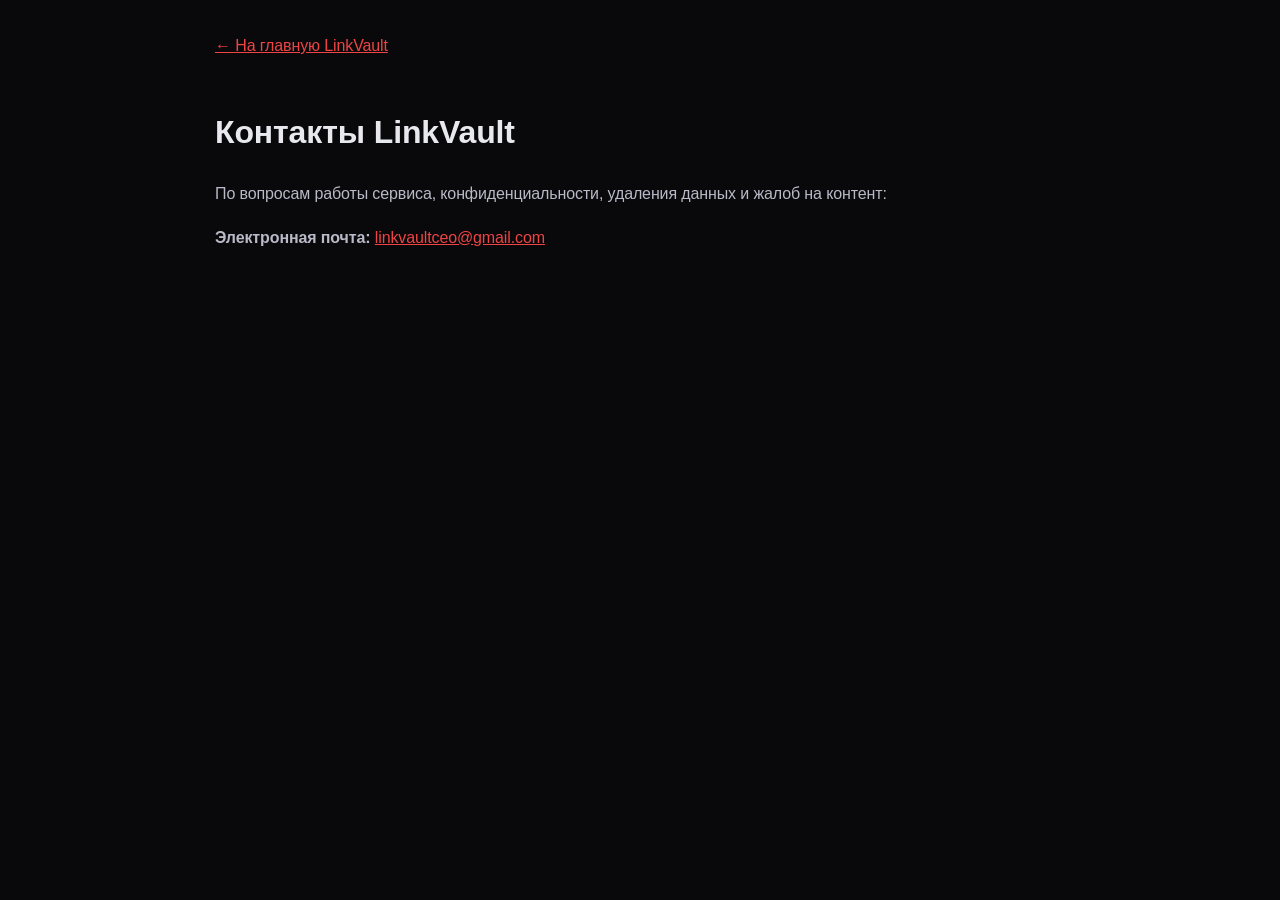
<file: contact.html>
<!doctype html><html lang="ru"><head><meta charset="utf-8"><meta name="viewport" content="width=device-width,initial-scale=1"><meta name="theme-color" content="#09090b"><title>Контакты — LinkVault</title><link rel="stylesheet" href="./style.css"><style>body{background:#09090b;color:#e8e8ef;font:16px/1.7 Inter,Arial,sans-serif;padding:32px 18px}.legal{max-width:850px;margin:auto}.legal a{color:#ef4444}.legal p{color:#b9b9c8}.back{display:inline-block;margin-bottom:24px}</style></head><body><main class="legal"><a class="back" href="./">← На главную LinkVault</a><h1>Контакты LinkVault</h1><p>По вопросам работы сервиса, конфиденциальности, удаления данных и жалоб на контент:</p><p><b>Электронная почта:</b> <a href="mailto:linkvaultceo@gmail.com">linkvaultceo@gmail.com</a></p></main></body></html>
</file>
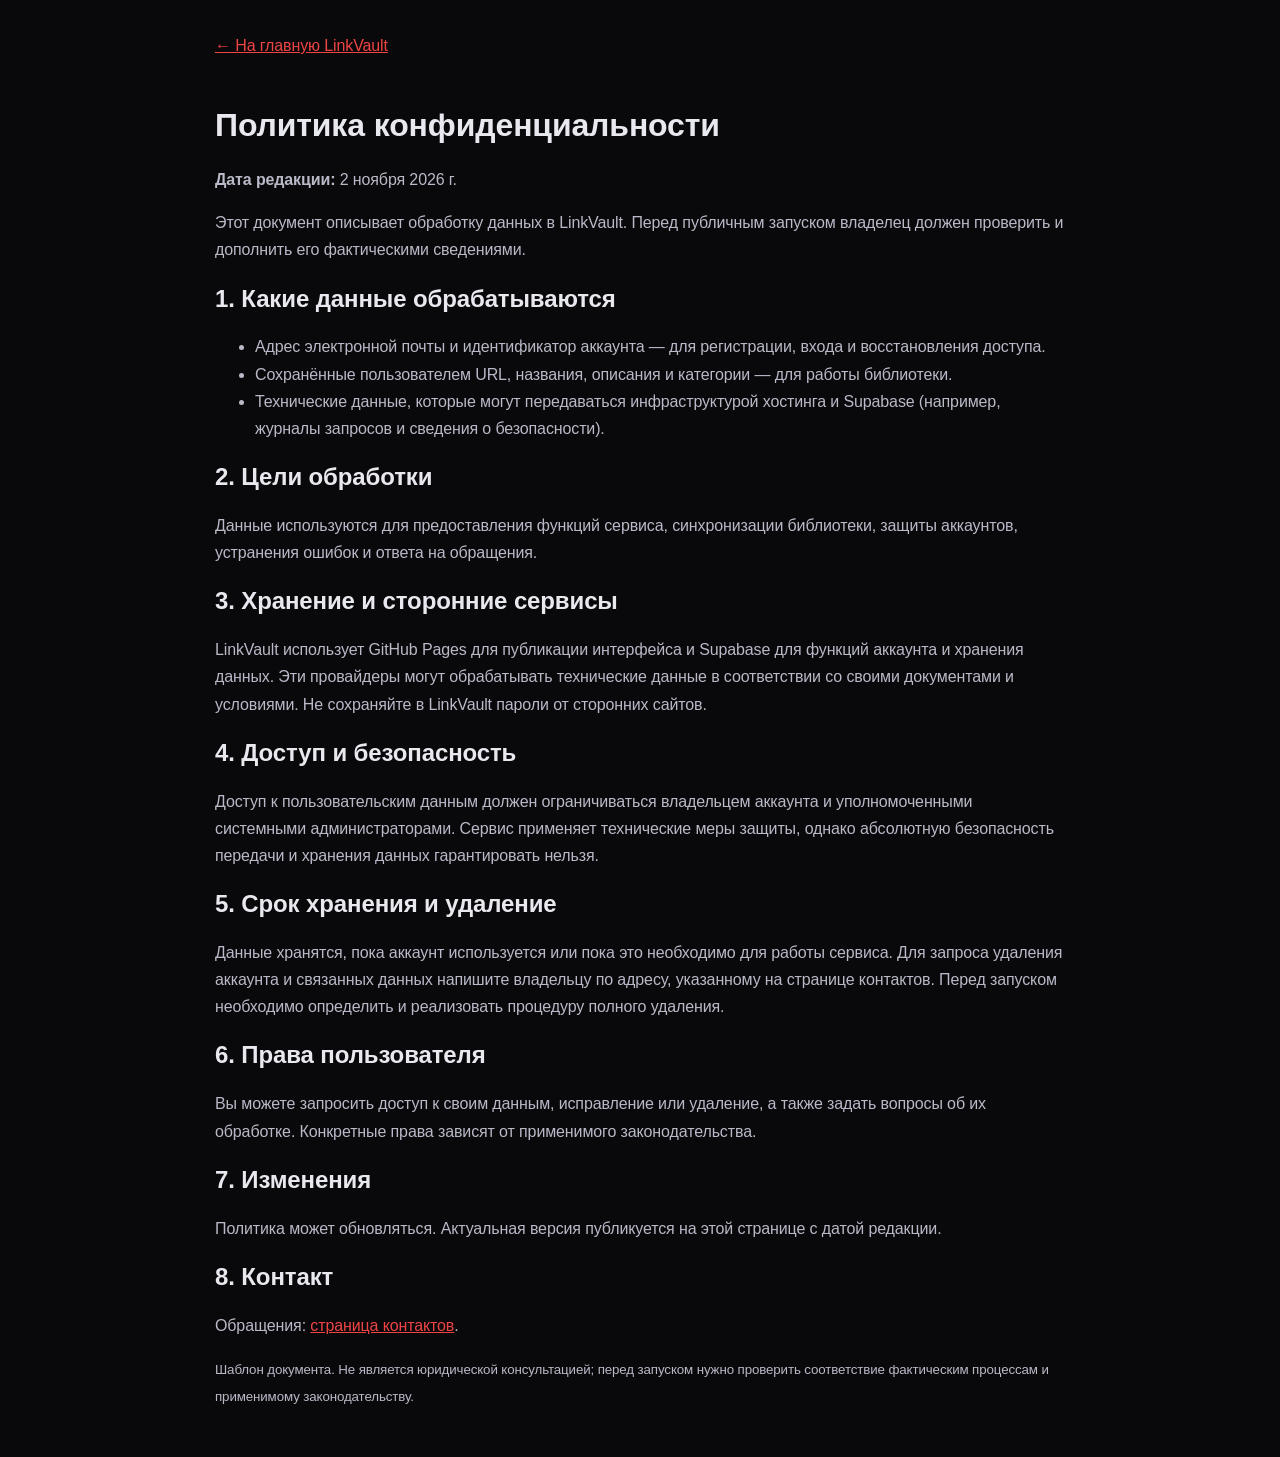
<file: privacy.html>
<!doctype html><html lang="ru"><head><meta charset="utf-8"><meta name="viewport" content="width=device-width,initial-scale=1"><meta name="theme-color" content="#09090b"><title>Политика конфиденциальности — LinkVault</title><link rel="stylesheet" href="./style.css"><style>body{background:#09090b;color:#e8e8ef;font:16px/1.7 Inter,Arial,sans-serif;padding:32px 18px}.legal{max-width:850px;margin:auto}.legal a{color:#ef4444}.legal h1,.legal h2{line-height:1.25}.legal p,.legal li{color:#b9b9c8}.back{display:inline-block;margin-bottom:24px}</style></head><body><main class="legal"><a class="back" href="./">← На главную LinkVault</a><h1>Политика конфиденциальности</h1><p><b>Дата редакции:</b> 2 ноября 2026 г.</p><p>Этот документ описывает обработку данных в LinkVault. Перед публичным запуском владелец должен проверить и дополнить его фактическими сведениями.</p><h2>1. Какие данные обрабатываются</h2><ul><li>Адрес электронной почты и идентификатор аккаунта — для регистрации, входа и восстановления доступа.</li><li>Сохранённые пользователем URL, названия, описания и категории — для работы библиотеки.</li><li>Технические данные, которые могут передаваться инфраструктурой хостинга и Supabase (например, журналы запросов и сведения о безопасности).</li></ul><h2>2. Цели обработки</h2><p>Данные используются для предоставления функций сервиса, синхронизации библиотеки, защиты аккаунтов, устранения ошибок и ответа на обращения.</p><h2>3. Хранение и сторонние сервисы</h2><p>LinkVault использует GitHub Pages для публикации интерфейса и Supabase для функций аккаунта и хранения данных. Эти провайдеры могут обрабатывать технические данные в соответствии со своими документами и условиями. Не сохраняйте в LinkVault пароли от сторонних сайтов.</p><h2>4. Доступ и безопасность</h2><p>Доступ к пользовательским данным должен ограничиваться владельцем аккаунта и уполномоченными системными администраторами. Сервис применяет технические меры защиты, однако абсолютную безопасность передачи и хранения данных гарантировать нельзя.</p><h2>5. Срок хранения и удаление</h2><p>Данные хранятся, пока аккаунт используется или пока это необходимо для работы сервиса. Для запроса удаления аккаунта и связанных данных напишите владельцу по адресу, указанному на странице контактов. Перед запуском необходимо определить и реализовать процедуру полного удаления.</p><h2>6. Права пользователя</h2><p>Вы можете запросить доступ к своим данным, исправление или удаление, а также задать вопросы об их обработке. Конкретные права зависят от применимого законодательства.</p><h2>7. Изменения</h2><p>Политика может обновляться. Актуальная версия публикуется на этой странице с датой редакции.</p><h2>8. Контакт</h2><p>Обращения: <a href="./contact.html">страница контактов</a>.</p><p><small>Шаблон документа. Не является юридической консультацией; перед запуском нужно проверить соответствие фактическим процессам и применимому законодательству.</small></p></main></body></html>
</file>
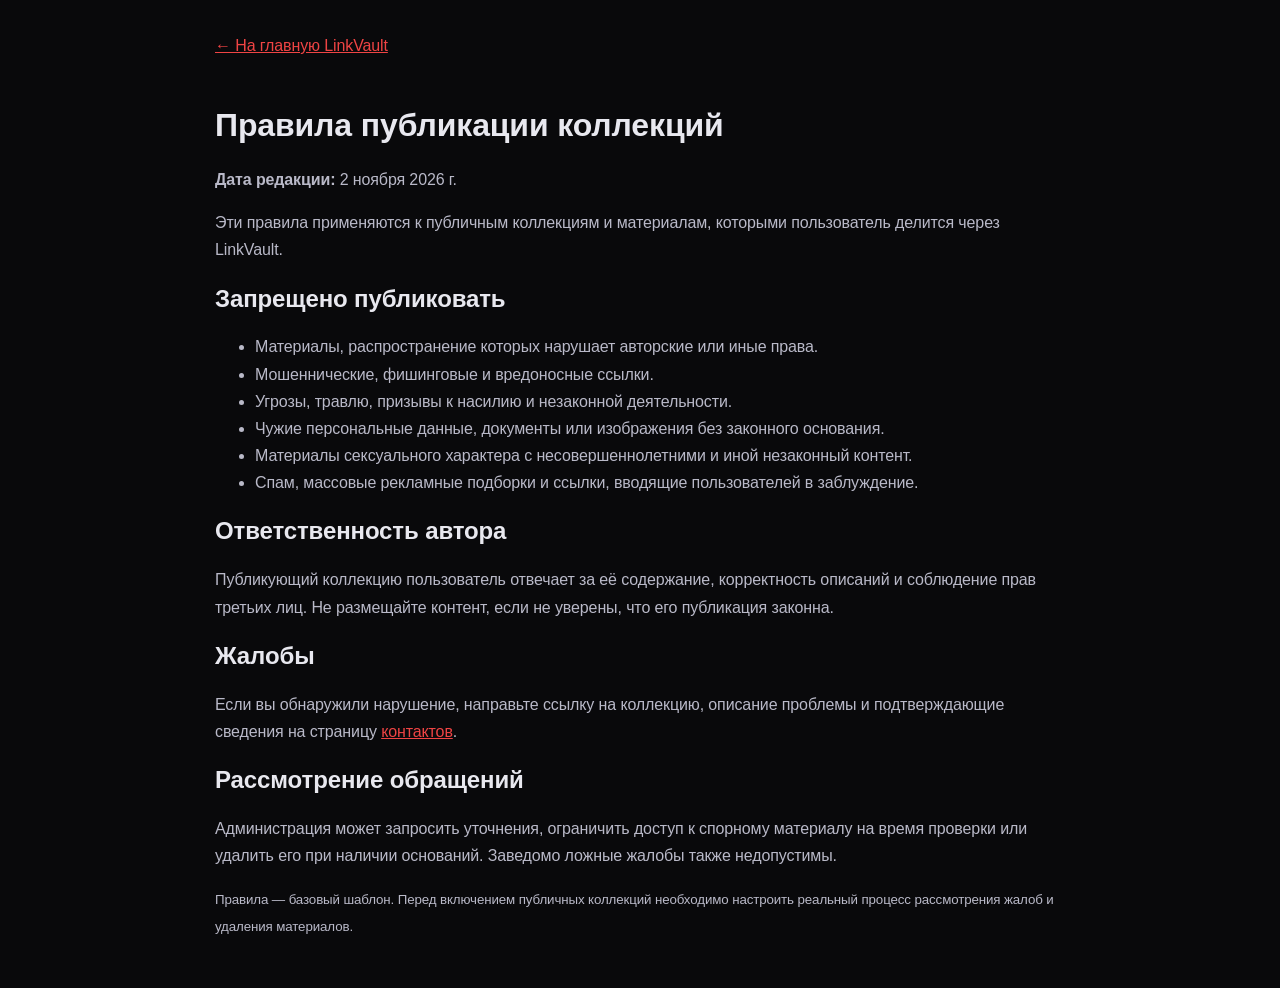
<file: rules.html>
<!doctype html><html lang="ru"><head><meta charset="utf-8"><meta name="viewport" content="width=device-width,initial-scale=1"><meta name="theme-color" content="#09090b"><title>Правила публикации — LinkVault</title><link rel="stylesheet" href="./style.css"><style>body{background:#09090b;color:#e8e8ef;font:16px/1.7 Inter,Arial,sans-serif;padding:32px 18px}.legal{max-width:850px;margin:auto}.legal a{color:#ef4444}.legal h1,.legal h2{line-height:1.25}.legal p,.legal li{color:#b9b9c8}.back{display:inline-block;margin-bottom:24px}</style></head><body><main class="legal"><a class="back" href="./">← На главную LinkVault</a><h1>Правила публикации коллекций</h1><p><b>Дата редакции:</b> 2 ноября 2026 г.</p><p>Эти правила применяются к публичным коллекциям и материалам, которыми пользователь делится через LinkVault.</p><h2>Запрещено публиковать</h2><ul><li>Материалы, распространение которых нарушает авторские или иные права.</li><li>Мошеннические, фишинговые и вредоносные ссылки.</li><li>Угрозы, травлю, призывы к насилию и незаконной деятельности.</li><li>Чужие персональные данные, документы или изображения без законного основания.</li><li>Материалы сексуального характера с несовершеннолетними и иной незаконный контент.</li><li>Спам, массовые рекламные подборки и ссылки, вводящие пользователей в заблуждение.</li></ul><h2>Ответственность автора</h2><p>Публикующий коллекцию пользователь отвечает за её содержание, корректность описаний и соблюдение прав третьих лиц. Не размещайте контент, если не уверены, что его публикация законна.</p><h2>Жалобы</h2><p>Если вы обнаружили нарушение, направьте ссылку на коллекцию, описание проблемы и подтверждающие сведения на страницу <a href="./contact.html">контактов</a>.</p><h2>Рассмотрение обращений</h2><p>Администрация может запросить уточнения, ограничить доступ к спорному материалу на время проверки или удалить его при наличии оснований. Заведомо ложные жалобы также недопустимы.</p><p><small>Правила — базовый шаблон. Перед включением публичных коллекций необходимо настроить реальный процесс рассмотрения жалоб и удаления материалов.</small></p></main></body></html>
</file>
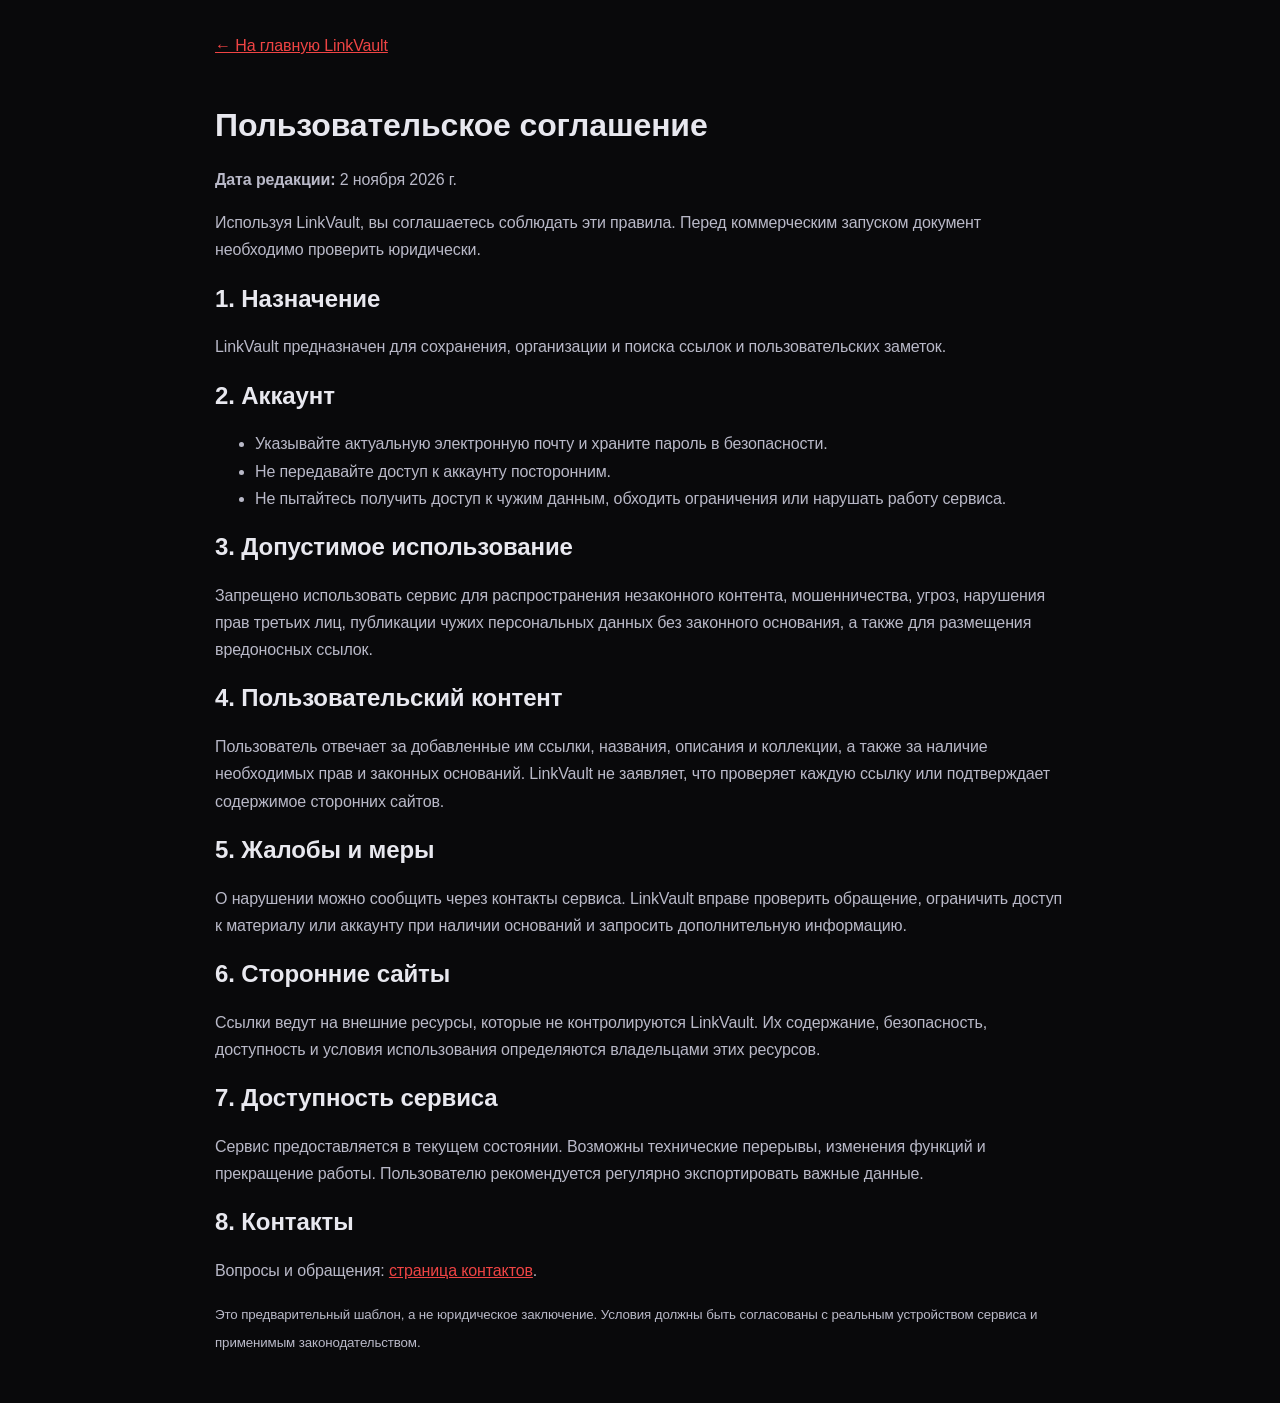
<file: terms.html>
<!doctype html><html lang="ru"><head><meta charset="utf-8"><meta name="viewport" content="width=device-width,initial-scale=1"><meta name="theme-color" content="#09090b"><title>Пользовательское соглашение — LinkVault</title><link rel="stylesheet" href="./style.css"><style>body{background:#09090b;color:#e8e8ef;font:16px/1.7 Inter,Arial,sans-serif;padding:32px 18px}.legal{max-width:850px;margin:auto}.legal a{color:#ef4444}.legal h1,.legal h2{line-height:1.25}.legal p,.legal li{color:#b9b9c8}.back{display:inline-block;margin-bottom:24px}</style></head><body><main class="legal"><a class="back" href="./">← На главную LinkVault</a><h1>Пользовательское соглашение</h1><p><b>Дата редакции:</b> 2 ноября 2026 г.</p><p>Используя LinkVault, вы соглашаетесь соблюдать эти правила. Перед коммерческим запуском документ необходимо проверить юридически.</p><h2>1. Назначение</h2><p>LinkVault предназначен для сохранения, организации и поиска ссылок и пользовательских заметок.</p><h2>2. Аккаунт</h2><ul><li>Указывайте актуальную электронную почту и храните пароль в безопасности.</li><li>Не передавайте доступ к аккаунту посторонним.</li><li>Не пытайтесь получить доступ к чужим данным, обходить ограничения или нарушать работу сервиса.</li></ul><h2>3. Допустимое использование</h2><p>Запрещено использовать сервис для распространения незаконного контента, мошенничества, угроз, нарушения прав третьих лиц, публикации чужих персональных данных без законного основания, а также для размещения вредоносных ссылок.</p><h2>4. Пользовательский контент</h2><p>Пользователь отвечает за добавленные им ссылки, названия, описания и коллекции, а также за наличие необходимых прав и законных оснований. LinkVault не заявляет, что проверяет каждую ссылку или подтверждает содержимое сторонних сайтов.</p><h2>5. Жалобы и меры</h2><p>О нарушении можно сообщить через контакты сервиса. LinkVault вправе проверить обращение, ограничить доступ к материалу или аккаунту при наличии оснований и запросить дополнительную информацию.</p><h2>6. Сторонние сайты</h2><p>Ссылки ведут на внешние ресурсы, которые не контролируются LinkVault. Их содержание, безопасность, доступность и условия использования определяются владельцами этих ресурсов.</p><h2>7. Доступность сервиса</h2><p>Сервис предоставляется в текущем состоянии. Возможны технические перерывы, изменения функций и прекращение работы. Пользователю рекомендуется регулярно экспортировать важные данные.</p><h2>8. Контакты</h2><p>Вопросы и обращения: <a href="./contact.html">страница контактов</a>.</p><p><small>Это предварительный шаблон, а не юридическое заключение. Условия должны быть согласованы с реальным устройством сервиса и применимым законодательством.</small></p></main></body></html>
</file>
<file: style.css>
:root{--bg:#09090b;--sidebar:#101014;--panel:#141419;--card:#18181f;--card-hover:#1d1d26;--border:#292932;--text:#f4f4f5;--muted:#92929e;--dim:#666672;--accent:#8b5cf6;--accent-hover:#a78bfa;--accent-soft:rgba(139,92,246,.16);--green:#34d399;--amber:#fbbf24;--blue:#60a5fa;--radius:14px}*{box-sizing:border-box}body{margin:0;background:var(--bg);color:var(--text);font-family:Inter,system-ui,sans-serif;font-size:14px;-webkit-font-smoothing:antialiased}button,input,textarea,select{font:inherit}button{cursor:pointer}.app-shell{min-height:100vh}.sidebar{position:fixed;inset:0 auto 0 0;width:250px;background:var(--sidebar);border-right:1px solid var(--border);padding:27px 17px 18px;display:flex;flex-direction:column;z-index:5}.brand{display:flex;align-items:center;gap:11px;color:var(--text);font-size:20px;font-weight:800;letter-spacing:-.8px;text-decoration:none;padding:0 9px;margin-bottom:35px}.brand-light{font-weight:500;color:#aaaab5}.brand-mark{width:31px;height:31px;display:grid;place-items:center;background:var(--accent-soft);color:#b69cff;border:1px solid rgba(139,92,246,.28);border-radius:10px}.brand-mark svg{width:19px}.add-link{border:0;border-radius:9px;background:var(--accent);color:white;font-weight:600;padding:11px 14px;display:inline-flex;align-items:center;justify-content:center;gap:9px;transition:.18s}.add-link:hover{background:var(--accent-hover);transform:translateY(-1px)}.add-link svg{width:17px;height:17px}.side-add{width:100%;justify-content:flex-start;margin-bottom:32px;box-shadow:0 5px 20px rgba(139,92,246,.13)}kbd{font-family:inherit;font-size:10px;color:#aaaab5;border:1px solid #41414c;border-radius:5px;padding:3px 6px;background:rgba(255,255,255,.035)}.side-add kbd{margin-left:auto;color:#e5dafa;border-color:rgba(255,255,255,.2)}.nav-group{margin-bottom:27px}.nav-label{font-size:10px;font-weight:700;letter-spacing:1.15px;color:#686875;margin:0 0 10px 10px}.nav-label-row{display:flex;align-items:center;justify-content:space-between}.nav-label-row .nav-label{margin-bottom:10px}.nav-item{width:100%;height:39px;padding:0 10px;display:flex;align-items:center;gap:12px;border:0;border-radius:8px;background:transparent;color:#a6a6b1;text-align:left;font-size:13px;font-weight:500;transition:.15s}.nav-item svg{width:17px;height:17px;color:#777784}.nav-item:hover{background:#1a1a21;color:var(--text)}.nav-item.active{background:var(--accent-soft);color:#c4adff}.nav-item.active svg{color:#b69cff}.nav-count{margin-left:auto;color:#777784;font-size:11px}.nav-item.active .nav-count{color:#c4adff}.category-nav-item{height:34px}.category-dot{width:7px;height:7px;border-radius:50%;background:#7771a6;margin-left:5px}.category-nav-item.active .category-dot{background:#b69cff}.icon-button{width:34px;height:34px;border:1px solid transparent;background:transparent;color:#9696a2;border-radius:8px;display:grid;place-items:center}.icon-button:hover{background:#24242d;color:var(--text);border-color:var(--border)}.icon-button svg{width:17px}.icon-button.tiny{width:25px;height:25px;margin-top:-6px}.icon-button.tiny svg{width:14px}.sidebar-bottom{margin-top:auto}.storage-card{display:flex;gap:10px;padding:12px 10px;border:1px solid var(--border);border-radius:10px;background:rgba(255,255,255,.018);margin-bottom:13px}.storage-icon{width:29px;height:29px;flex:none;border-radius:8px;background:rgba(52,211,153,.1);color:var(--green);display:grid;place-items:center}.storage-icon svg{width:15px}.storage-card strong{font-size:11px;font-weight:600}.storage-card p{font-size:10px;line-height:1.5;color:var(--muted);margin:4px 0 0}.sidebar-bottom>.nav-item{height:34px;font-size:11px}.sidebar-bottom>.nav-item svg{width:15px}.main{margin-left:250px;min-height:100vh}.topbar{height:68px;border-bottom:1px solid var(--border);display:flex;align-items:center;justify-content:space-between;padding:0 48px;background:rgba(9,9,11,.82);position:sticky;top:0;z-index:4;backdrop-filter:blur(16px)}.breadcrumb{display:flex;align-items:center;gap:10px;color:#777783;font-size:12px}.breadcrumb svg{width:13px}.breadcrumb strong{font-weight:600;color:#d5d5dc}.top-actions{display:flex;align-items:center;gap:17px}.local-indicator{display:flex;align-items:center;gap:7px;font-size:11px;color:#8c8c98}.local-indicator span{width:6px;height:6px;border-radius:50%;background:var(--green);box-shadow:0 0 9px rgba(52,211,153,.5)}.avatar{width:30px;height:30px;border-radius:9px;background:#24202f;border:1px solid #41345e;color:#c4adff;font-weight:700;font-size:10px}.content{max-width:1320px;margin:0 auto;padding:43px 48px 22px}.welcome-row{display:flex;justify-content:space-between;align-items:flex-end;margin-bottom:30px}.eyebrow{font-size:10px;letter-spacing:1.25px;font-weight:700;color:#8d7ab8;margin:0 0 11px}.welcome-row h1{font-size:33px;letter-spacing:-1.4px;margin:0;font-weight:700}.title-dot{color:var(--accent)}.subtitle{margin:8px 0 0;color:var(--muted);font-size:13px}.primary-add{padding:11px 15px;font-size:12px}.stats-grid{display:grid;grid-template-columns:repeat(3,minmax(0,1fr));gap:14px;margin-bottom:31px}.stat-card{border:1px solid var(--border);background:linear-gradient(135deg,#15151b,#111115);border-radius:12px;padding:16px 18px;min-height:112px}.stat-top{display:flex;align-items:center;justify-content:space-between;color:#a4a4af;font-size:11px}.stat-icon{width:29px;height:29px;display:grid;place-items:center;border-radius:8px}.stat-icon svg{width:15px}.stat-icon.purple{background:var(--accent-soft);color:#b69cff}.stat-icon.amber{background:rgba(251,191,36,.1);color:var(--amber)}.stat-icon.blue{background:rgba(96,165,250,.1);color:var(--blue)}.stat-card>strong{display:block;font-size:25px;letter-spacing:-1px;margin-top:7px}.stat-card>small{font-size:10px;color:#71717e}.toolbar{display:flex;gap:12px;align-items:center;justify-content:space-between;margin-bottom:28px}.search-box{height:42px;display:flex;align-items:center;gap:10px;padding:0 12px;border:1px solid var(--border);border-radius:9px;background:#111115;flex:1;max-width:570px;color:#777783}.search-box:focus-within{border-color:#7252bd;box-shadow:0 0 0 3px rgba(139,92,246,.09)}.search-box svg{width:16px;flex:none}.search-box input{background:transparent;border:0;outline:0;color:var(--text);width:100%;font-size:12px}.search-box input::placeholder{color:#656571}.search-box kbd{flex:none}.toolbar-actions{display:flex;align-items:center;gap:9px}.select-control{height:39px;padding:0 30px 0 11px;border:1px solid var(--border);border-radius:8px;background:#111115;color:#b5b5c0;font-size:11px;outline:none}.view-toggle{display:flex;padding:3px;border:1px solid var(--border);border-radius:8px;background:#111115}.view-btn{width:29px;height:28px;border:0;border-radius:5px;background:transparent;color:#73737f;display:grid;place-items:center}.view-btn svg{width:15px}.view-btn.active{background:#292332;color:#c4adff}.section-heading{display:flex;justify-content:space-between;align-items:center;margin-bottom:14px}.section-heading>div{display:flex;align-items:baseline;gap:10px}.section-heading h2{font-size:14px;font-weight:600;margin:0;letter-spacing:-.2px}.section-heading span{font-size:10px;color:#777783}.text-button{border:0;background:transparent;color:#b69cff;font-size:11px}.links-grid{display:grid;grid-template-columns:repeat(3,minmax(0,1fr));gap:13px}.link-card{position:relative;min-width:0;border:1px solid var(--border);border-radius:12px;background:var(--card);padding:15px;transition:background .18s,border-color .18s,transform .18s;animation:fadeUp .25s ease both}.link-card:hover{background:var(--card-hover);border-color:#41404e;transform:translateY(-2px)}@keyframes fadeUp{from{opacity:0;transform:translateY(5px)}to{opacity:1;transform:translateY(0)}}.card-top{display:flex;align-items:center;gap:10px;margin-bottom:13px}.site-icon{width:34px;height:34px;flex:none;border-radius:9px;background:#24232e;border:1px solid #353341;display:grid;place-items:center;color:#b69cff;font-weight:700;font-size:12px;overflow:hidden}.site-icon img{width:18px;height:18px;object-fit:contain}.card-title-wrap{min-width:0;flex:1}.card-title{font-size:12px;font-weight:600;white-space:nowrap;overflow:hidden;text-overflow:ellipsis;margin:0 0 4px}.card-domain{font-size:10px;color:#777783;white-space:nowrap;overflow:hidden;text-overflow:ellipsis}.card-menu{display:flex;gap:2px}.card-icon-btn{width:27px;height:27px;border:0;border-radius:6px;background:transparent;color:#777783;display:grid;place-items:center}.card-icon-btn:hover{background:#30303a;color:var(--text)}.card-icon-btn svg{width:14px}.card-icon-btn.favorite.active{color:var(--amber)}.card-description{height:34px;overflow:hidden;color:#9999a5;font-size:10px;line-height:1.65;margin:0 0 15px;display:-webkit-box;-webkit-line-clamp:2;-webkit-box-orient:vertical}.card-bottom{display:flex;align-items:center;justify-content:space-between;padding-top:11px;border-top:1px solid rgba(255,255,255,.055)}.category-pill{font-size:9px;color:#b7a4ed;background:rgba(139,92,246,.1);padding:5px 8px;border-radius:5px;white-space:nowrap}.card-date{font-size:9px;color:#696975}.card-open{color:#9b84d5;display:flex;align-items:center;gap:5px;text-decoration:none;font-size:10px;font-weight:600}.card-open svg{width:12px}.links-grid.list-layout{grid-template-columns:1fr;gap:8px}.list-layout .link-card{display:flex;align-items:center;padding:11px 14px;gap:14px}.list-layout .card-top{margin:0;flex:1;min-width:180px}.list-layout .card-description{height:auto;flex:1;margin:0;max-width:260px;white-space:nowrap}.list-layout .card-bottom{border:0;padding:0;gap:12px}.empty-state{padding:70px 20px;text-align:center;border:1px dashed #34343e;border-radius:13px;background:rgba(255,255,255,.012)}.empty-icon{width:54px;height:54px;margin:0 auto 16px;display:grid;place-items:center;border-radius:16px;background:var(--accent-soft);color:#b69cff}.empty-icon svg{width:24px}.empty-state h3{font-size:16px;margin:0 0 8px}.empty-state p{font-size:12px;color:var(--muted);margin:0 auto 19px;max-width:350px;line-height:1.6}.empty-state .add-link{font-size:11px}.footer{display:flex;justify-content:space-between;margin-top:55px;padding-top:17px;border-top:1px solid #202027;color:#62626e;font-size:9px;letter-spacing:.35px}.footer b{color:var(--accent);padding:0 4px}.modal-backdrop{position:fixed;inset:0;background:rgba(0,0,0,.7);backdrop-filter:blur(7px);z-index:20;display:grid;place-items:center;padding:20px}.modal-backdrop[hidden]{display:none}.modal{width:min(100%,470px);border:1px solid #373541;border-radius:16px;background:#15151b;box-shadow:0 25px 90px rgba(0,0,0,.55);padding:24px;animation:modalIn .18s ease}.small-modal{width:min(100%,400px)}@keyframes modalIn{from{opacity:0;transform:translateY(8px) scale(.99)}to{opacity:1;transform:translateY(0) scale(1)}}.modal-header{display:flex;align-items:flex-start;justify-content:space-between;margin-bottom:23px}.modal-header .eyebrow{margin-bottom:7px}.modal-header h2{font-size:20px;letter-spacing:-.6px;margin:0}.field-label{display:block;color:#c7c7d0;font-size:11px;font-weight:600;margin:15px 0 7px}.field-label span{color:#b69cff}.form-input,.input-with-icon{width:100%;height:41px;border:1px solid #34343e;border-radius:8px;background:#0e0e12;color:var(--text);outline:none;padding:0 11px;font-size:12px}.form-input:focus,.input-with-icon:focus-within{border-color:#795ac1;box-shadow:0 0 0 3px rgba(139,92,246,.08)}.form-input::placeholder,.input-with-icon input::placeholder{color:#62626e}.input-with-icon{display:flex;align-items:center;gap:9px;padding-left:11px}.input-with-icon svg{width:15px;color:#777783;flex:none}.input-with-icon input{height:100%;width:100%;border:0;outline:0;background:transparent;color:var(--text);font-size:12px}.textarea{height:auto;padding:10px 11px;resize:vertical;min-height:72px}.modal-actions{display:flex;justify-content:flex-end;gap:9px;margin-top:24px}.secondary-button{padding:10px 14px;border:1px solid #393943;border-radius:8px;background:transparent;color:#b4b4bf;font-size:11px}.secondary-button:hover{background:#22222a}.modal-actions .add-link{font-size:11px}.category-form{display:flex;gap:8px}.category-form .form-input{flex:1}.category-form .add-link{width:42px;padding:0}.category-list{display:flex;flex-direction:column;gap:7px;margin-top:17px;max-height:230px;overflow:auto}.category-row{display:flex;align-items:center;justify-content:space-between;padding:9px 10px;background:#1c1c23;border:1px solid #2c2c36;border-radius:8px;font-size:11px}.category-row small{color:#777783}.category-delete{border:0;background:transparent;color:#777783;padding:3px}.category-delete:hover{color:#fb7185}.category-delete svg{width:14px}.form-hint{font-size:10px;color:#777783;line-height:1.6;margin:14px 0 0}.toast{position:fixed;bottom:25px;left:50%;transform:translate(-50%,15px);padding:11px 16px;background:#24242c;border:1px solid #41414d;border-radius:9px;color:#ededf1;font-size:11px;box-shadow:0 8px 30px rgba(0,0,0,.3);opacity:0;pointer-events:none;transition:.2s;z-index:40}.toast.show{opacity:1;transform:translate(-50%,0)}.mobile-menu{display:none}
@media(max-width:1200px){.content{padding-left:32px;padding-right:32px}.topbar{padding:0 32px}.links-grid{grid-template-columns:repeat(2,minmax(0,1fr))}}
@media(max-width:850px){.sidebar{width:225px;transform:translateX(-100%);transition:transform .22s;box-shadow:15px 0 45px rgba(0,0,0,.3)}.sidebar.open{transform:translateX(0)}.main{margin-left:0}.mobile-menu{display:grid;margin-right:9px}.topbar{padding:0 22px}.breadcrumb{margin-right:auto}.content{padding:34px 22px 20px}}
@media(max-width:600px){.topbar{height:58px;padding:0 15px}.local-indicator{display:none}.content{padding:28px 15px 18px}.welcome-row{align-items:flex-start;gap:15px}.welcome-row h1{font-size:27px}.subtitle{font-size:11px}.primary-add{font-size:0;width:38px;height:38px;padding:0;flex:none}.primary-add svg{width:18px}.stats-grid{gap:7px;margin-bottom:23px}.stat-card{padding:12px 10px;min-height:94px}.stat-top{font-size:9px}.stat-icon{width:24px;height:24px}.stat-card>strong{font-size:21px}.stat-card>small{font-size:8px}.toolbar{align-items:stretch;flex-direction:column;gap:9px}.search-box{max-width:none;height:40px}.toolbar-actions{justify-content:space-between}.select-control{flex:1}.links-grid{grid-template-columns:1fr}.list-layout .link-card{flex-wrap:wrap}.list-layout .card-description{order:3;flex-basis:100%;max-width:none}.list-layout .card-bottom{margin-left:auto}.section-heading>div{gap:7px}.section-heading h2{font-size:13px}.footer{gap:12px;flex-direction:column;margin-top:35px}.footer span:last-child{display:none}.modal{padding:19px}.top-actions{gap:5px}}

/* Авторизация, аккаунт и административная панель */
.auth-screen{position:fixed;inset:0;z-index:100;background:radial-gradient(ellipse at 50% 15%,rgba(124,92,190,.14),transparent 48%),#09090b;display:grid;place-items:center;padding:22px;overflow:auto}.auth-screen[hidden]{display:none}.auth-panel{width:min(100%,420px);padding:34px;border:1px solid #292832;border-radius:18px;background:rgba(20,20,27,.96);box-shadow:0 24px 90px rgba(0,0,0,.45)}.auth-brand{margin-bottom:32px}.auth-panel h1{font-size:28px;letter-spacing:-1px;margin:0 0 8px}.auth-subtitle{font-size:12px;color:#92929e;margin:0 0 22px;line-height:1.6}.auth-panel .field-label{margin-top:15px}.auth-panel .form-input{margin-bottom:2px}.auth-submit{width:100%;justify-content:center;margin-top:20px;min-height:42px}.auth-links{display:flex;justify-content:space-between;gap:10px;margin-top:17px}.auth-links .text-button{font-size:11px}.auth-message{min-height:18px;color:#9fdbbb;font-size:11px;line-height:1.5}.auth-message.error{color:#fb929d}.auth-footnote{border-top:1px solid #2a2932;padding-top:14px;margin:10px 0 0;color:#777783;font-size:10px;line-height:1.6}.account-button{border:1px solid #41345e;background:#24202f;color:#c4adff;border-radius:8px;padding:8px 11px;font-size:11px;max-width:150px;overflow:hidden;text-overflow:ellipsis;white-space:nowrap}.account-email{font-size:12px;color:#aaaab5;overflow-wrap:anywhere;margin:-9px 0 16px}.account-actions{display:flex;flex-direction:column;gap:8px}.account-actions button,.admin-modal>.secondary-button{width:100%;text-align:left}.danger-button{color:#ff9aa4}.mfa-qr{display:grid;place-items:center;background:white;border-radius:10px;padding:12px;margin:12px auto;max-width:220px;min-height:150px}.mfa-qr svg{max-width:100%;height:auto}.mfa-qr img{max-width:100%}.mfa-qr:empty{display:none}#mfaSecret{display:block;overflow-wrap:anywhere;color:#bda9f5;font-size:11px;margin:10px 0}.admin-modal{width:min(100%,650px)}.admin-stats{display:grid;grid-template-columns:repeat(2,minmax(0,1fr));gap:12px;margin:10px 0 18px}.admin-stats .stat-card{min-height:92px}.admin-stats .stat-card strong{display:block;font-size:27px;margin-top:12px}.admin-stats .stat-card span{font-size:11px;color:#aaaab5}@media(max-width:600px){.auth-panel{padding:24px 20px}.admin-stats{gap:8px}.admin-stats .stat-card{padding:12px}}

/* Founder credit */
.ceo-credit{position:fixed;right:18px;bottom:14px;z-index:150;color:#85858e;font-size:10px;font-weight:500;letter-spacing:.03em;text-shadow:none;opacity:.85;pointer-events:none;white-space:nowrap}
@media(max-width:600px){.ceo-credit{right:12px;bottom:10px;font-size:9px}}

/* Legal footer links: separate, readable items */
.footer{display:flex;flex-direction:column;align-items:flex-start;gap:12px}
.legal-links{display:flex;flex-wrap:wrap;gap:10px 18px;align-items:center}
.legal-links a{display:inline-block;color:#aaa4c4;text-decoration:none;font-size:11px;line-height:1.6;white-space:nowrap}
.legal-links a:hover{color:#fff;text-decoration:underline}
@media(max-width:600px){.legal-links{gap:8px 14px}.legal-links a{font-size:10px}}

/* Theme switch */
body[data-theme="teal"]{--accent:#14b8a6;--accent-hover:#2dd4bf;--accent-soft:rgba(20,184,166,.16)}
.theme-toggle{border:1px solid var(--border);background:var(--panel);color:var(--muted);border-radius:8px;padding:8px 11px;font-size:11px;white-space:nowrap}.theme-toggle:hover{color:var(--text);border-color:var(--accent)}

/* Additional themes */
body[data-theme="orange"]{--bg:#090909;--sidebar:#101010;--panel:#151515;--card:#191919;--card-hover:#222222;--border:#303030;--text:#f5f5f5;--muted:#a1a1a1;--dim:#707070;--accent:#f97316;--accent-hover:#fb923c;--accent-soft:rgba(249,115,22,.16)}
body[data-theme="orange"] .brand-mark{color:#fb923c;border-color:rgba(249,115,22,.3)}
body[data-theme="orange"] .nav-item.active{color:#fdba74}
body[data-theme="orange"] .nav-item.active svg,body[data-theme="orange"] .nav-item.active .nav-count{color:#fb923c}
body[data-theme="orange"] .category-dot{background:#a65a27}
body[data-theme="orange"] .category-nav-item.active .category-dot{background:#fb923c}
body[data-theme="orange"] .eyebrow{color:#fb923c}
body[data-theme="orange"] .stat-icon.purple{color:#fb923c}
body[data-theme="orange"] .legal-links a{color:#c4a18a}

/* Black and red theme */
body[data-theme="red"]{--bg:#090909;--sidebar:#101010;--panel:#151515;--card:#191919;--card-hover:#222222;--border:#303030;--text:#f5f5f5;--muted:#a1a1a1;--dim:#707070;--accent:#dc2626;--accent-hover:#ef4444;--accent-soft:rgba(220,38,38,.16)}
body[data-theme="red"] .brand-mark{color:#f87171;border-color:rgba(220,38,38,.3)}
body[data-theme="red"] .nav-item.active{color:#fca5a5}
body[data-theme="red"] .nav-item.active svg,body[data-theme="red"] .nav-item.active .nav-count{color:#ef4444}
body[data-theme="red"] .category-dot{background:#8f3434}
body[data-theme="red"] .category-nav-item.active .category-dot{background:#ef4444}
body[data-theme="red"] .eyebrow{color:#f87171}
body[data-theme="red"] .stat-icon.purple{color:#f87171}
body[data-theme="red"] .legal-links a{color:#c99a9a}


/* Mobile layout polish */
@media(max-width:600px){
  html,body{width:100%;max-width:100%;overflow-x:hidden}
  .app-shell,.main,.content{min-width:0;width:100%;max-width:100%}
  .topbar{gap:8px;min-width:0}
  .breadcrumb{min-width:0;max-width:42%;overflow:hidden;white-space:nowrap}
  .breadcrumb strong{overflow:hidden;text-overflow:ellipsis}
  .top-actions{min-width:0;flex:1;justify-content:flex-end;gap:6px}
  .theme-toggle{min-width:0;max-width:125px;width:100%;padding:7px 5px;font-size:10px}
  .account-button{max-width:92px;padding:7px 8px;font-size:10px}
  .welcome-row{min-width:0}
  .welcome-row>div{min-width:0}
  .welcome-row h1{overflow-wrap:anywhere}
  .stats-grid{grid-template-columns:repeat(3,minmax(0,1fr))}
  .stat-card{min-width:0;overflow:hidden}
  .stat-top{gap:4px;align-items:flex-start}
  .stat-top>span:first-child{overflow-wrap:anywhere}
  .stat-card>strong{font-size:clamp(18px,6vw,22px)}
  .toolbar-actions{min-width:0;gap:7px}
  .select-control{min-width:0;max-width:calc(100% - 85px);font-size:10px;padding-left:8px;padding-right:22px}
  .links-grid,.link-card{min-width:0}
  .card-title,.card-domain{max-width:100%}
  .modal-backdrop{padding:12px;overflow-y:auto}
  .modal{max-width:100%;max-height:calc(100dvh - 24px);overflow-y:auto}
  .ceo-credit{max-width:calc(100vw - 24px)}
}
@media(max-width:380px){
  .topbar{padding:0 9px}
  .breadcrumb{max-width:35%;font-size:10px;gap:5px}
  .theme-toggle{max-width:105px}
  .account-button{max-width:76px}
  .content{padding-left:11px;padding-right:11px}
  .stats-grid{gap:5px}
  .stat-card{padding:10px 7px}
  .stat-top{font-size:8px}
  .stat-card>small{font-size:7px}
}

/* Public landing — black & red */
.public-landing{min-height:100vh;background:radial-gradient(ellipse at 50% 0%,rgba(220,38,38,.16),transparent 48%),#080808;color:#f5f5f5;padding:0 clamp(18px,6vw,90px);display:flex;flex-direction:column}.public-landing[hidden]{display:none}.landing-nav{height:82px;display:flex;align-items:center;justify-content:space-between;border-bottom:1px solid #242020}.landing-nav .brand{margin:0;padding:0}.public-landing .brand-mark{background:rgba(220,38,38,.13);color:#f87171;border-color:rgba(220,38,38,.35)}.landing-login,.landing-secondary{background:transparent;border:1px solid #3a2929;color:#d4d4d4;border-radius:10px;padding:11px 18px;font-size:12px}.landing-login:hover,.landing-secondary:hover{border-color:#dc2626;color:#fff}.landing-hero{max-width:850px;margin:clamp(65px,11vh,125px) auto 65px;text-align:center}.landing-badge{display:inline-flex;align-items:center;gap:9px;border:1px solid #422020;background:rgba(220,38,38,.08);padding:8px 13px;border-radius:999px;color:#fca5a5;font-size:10px;letter-spacing:1.2px;font-weight:700}.landing-badge span{width:6px;height:6px;border-radius:50%;background:#ef4444;box-shadow:0 0 12px #ef4444}.landing-hero h1{font-size:clamp(42px,7.4vw,82px);letter-spacing:-4px;line-height:1.04;margin:27px 0 20px;font-weight:800}.landing-hero h1 em{font-style:normal;color:#ef4444}.landing-lead{max-width:590px;margin:0 auto;color:#a3a3a3;font-size:clamp(14px,2vw,17px);line-height:1.8}.landing-actions{display:flex;justify-content:center;gap:12px;flex-wrap:wrap;margin:30px 0 23px}.landing-primary{display:inline-flex;align-items:center;gap:12px;background:#dc2626;border:1px solid #dc2626;color:white;border-radius:10px;padding:14px 19px;font-size:13px;font-weight:700;box-shadow:0 8px 35px rgba(220,38,38,.2)}.landing-primary:hover{background:#ef4444;transform:translateY(-1px)}.landing-primary svg{width:16px}.landing-trust{display:flex;justify-content:center;gap:22px;flex-wrap:wrap;color:#777;font-size:11px}.landing-trust span{display:flex;align-items:center;gap:6px}.landing-trust svg{width:13px;color:#ef4444}.landing-features{max-width:980px;width:100%;margin:0 auto 65px;display:grid;grid-template-columns:repeat(3,minmax(0,1fr));gap:14px}.landing-features article{border:1px solid #292323;background:linear-gradient(145deg,#151111,#101010);border-radius:15px;padding:23px}.landing-features article>svg{width:22px;height:22px;color:#ef4444}.landing-features h3{font-size:15px;margin:17px 0 8px}.landing-features p{font-size:12px;line-height:1.7;color:#8d8d8d;margin:0}.landing-bottom{margin-top:auto;padding:22px 0;border-top:1px solid #242020;display:flex;gap:22px;flex-wrap:wrap;color:#686868;font-size:10px}.landing-bottom span{margin-right:auto;letter-spacing:.5px}.landing-bottom a{color:#929292;text-decoration:none}.landing-bottom a:hover{color:#f87171}@media(max-width:600px){.landing-nav{height:66px}.landing-hero{margin:65px auto 48px}.landing-hero h1{letter-spacing:-2px}.landing-trust{gap:11px 15px;font-size:10px}.landing-features{grid-template-columns:1fr;gap:9px;margin-bottom:40px}.landing-features article{padding:18px}.landing-features h3{margin:10px 0 5px}.landing-bottom{gap:12px}.landing-bottom span{flex-basis:100%}}

/* Red is the default accent across the whole app */
:root{--accent:#dc2626;--accent-hover:#ef4444;--accent-soft:rgba(220,38,38,.16)}
.add-link,.side-add,.primary-add{background:#dc2626}.add-link:hover,.side-add:hover,.primary-add:hover{background:#ef4444}
.side-add{box-shadow:0 5px 20px rgba(220,38,38,.16)}
.brand-mark{background:rgba(220,38,38,.14);color:#f87171;border-color:rgba(220,38,38,.3)}
.nav-item.active{background:rgba(220,38,38,.14);color:#fca5a5}.nav-item.active svg,.nav-item.active .nav-count{color:#fca5a5}
.category-nav-item.active .category-dot,.title-dot{background:#ef4444;color:#ef4444}
.search-box:focus-within{border-color:#b91c1c;box-shadow:0 0 0 3px rgba(220,38,38,.1)}
.avatar{background:#2b1414;border-color:#572020;color:#fca5a5}
.eyebrow{color:#f87171}.stat-icon.purple{background:rgba(220,38,38,.13);color:#f87171}
.landing-about{max-width:790px;margin:0 auto 65px;padding:35px 38px;border:1px solid #302020;border-radius:18px;background:linear-gradient(145deg,rgba(220,38,38,.08),#111 65%);text-align:center}
.landing-about-kicker{font-size:10px;letter-spacing:1.5px;font-weight:800;color:#f87171;margin-bottom:15px}
.landing-about h2{font-size:clamp(24px,4vw,38px);line-height:1.15;letter-spacing:-1.5px;margin:0 0 17px}
.landing-about h2 span{color:#ef4444}
.landing-about p{max-width:650px;margin:0 auto;color:#a3a3a3;font-size:13px;line-height:1.9}
.landing-about-note{margin-top:22px;display:flex;align-items:center;justify-content:center;gap:9px;color:#d4d4d4;font-size:11px}
.about-dot{width:6px;height:6px;background:#ef4444;border-radius:50%;box-shadow:0 0 10px #ef4444}
@media(max-width:600px){.landing-about{padding:25px 18px;margin-bottom:42px}.landing-about h2{letter-spacing:-.7px}}

/* Final sweep: links, badges and secondary accent elements in red */
a{--link-accent:#ef4444}
.link-card a,.link-card .open-link,.link-card .card-open,.link-card .open-link-button,.link-card .link-open{color:#ef4444!important}
.link-card a:hover,.link-card .open-link:hover,.link-card .card-open:hover,.link-card .open-link-button:hover,.link-card .link-open:hover{color:#fca5a5!important}
.category-badge,.category-pill,.link-category,.tag,.category-tag{background:rgba(220,38,38,.14)!important;color:#fca5a5!important;border-color:rgba(220,38,38,.25)!important}

/* LinkVault UI refresh — polished workspace */
:root{--accent:#e11d2e;--accent-hover:#f43f5e;--accent-soft:rgba(225,29,46,.13);--radius:16px}
body{background:radial-gradient(ellipse at 72% -15%,rgba(225,29,46,.055),transparent 42%),#09090b;letter-spacing:-.12px}
button,select,input{transition:background .18s ease,border-color .18s ease,color .18s ease,box-shadow .18s ease,transform .18s ease}
.sidebar{background:rgba(14,14,17,.94);border-right-color:#242329;backdrop-filter:blur(18px);padding:26px 16px}
.brand{font-size:21px;margin-bottom:38px}
.brand-mark{box-shadow:0 5px 18px rgba(225,29,46,.13)}
.side-add{height:45px;border-radius:11px;margin-bottom:30px}
.nav-group{margin-bottom:25px}.nav-label{letter-spacing:1.35px;font-size:9px;color:#777780}
.nav-item{height:42px;border-radius:10px;padding:0 12px}
.nav-item.active{box-shadow:inset 0 0 0 1px rgba(225,29,46,.1);font-weight:600}
.nav-item:hover{background:#1b1a20}
.storage-card{background:linear-gradient(135deg,rgba(225,29,46,.055),rgba(255,255,255,.015));border-color:#29262c;border-radius:12px;padding:13px}
.storage-icon{background:rgba(225,29,46,.12);color:#fb7185}
.main{background:transparent}
.topbar{height:72px;padding:0 clamp(20px,4vw,52px);background:rgba(9,9,11,.78);border-bottom-color:#242329}
.breadcrumb strong{color:#ededf1}
.top-actions{gap:12px}
.local-indicator{padding:8px 11px;border:1px solid #26262d;border-radius:999px;background:#111115}
.local-indicator span{background:#e11d2e;box-shadow:0 0 9px rgba(225,29,46,.4)}
.theme-toggle,.account-button{height:36px;border-radius:10px;border:1px solid #2d2b32;background:#141318;color:#d4d4d9;padding:0 12px;font-size:11px}
.account-button{background:#211316;border-color:#4b2028;color:#fda4af;font-weight:600}
.account-button:hover{background:#32171c;border-color:#7f2635}
.content{padding:clamp(24px,4vw,46px) clamp(18px,4vw,52px) 34px}
.welcome-row{margin-bottom:28px;align-items:center}
.eyebrow{color:#fb7185;letter-spacing:1.5px;font-size:9px}
.welcome-row h1{font-size:clamp(28px,3vw,37px);letter-spacing:-1.8px}
.subtitle{font-size:13px;color:#85858e}
.primary-add{height:43px;border-radius:11px;padding:0 16px;box-shadow:0 7px 22px rgba(225,29,46,.17)}
.stats-grid{gap:15px;margin-bottom:30px}
.stat-card{position:relative;overflow:hidden;border:1px solid #29272e;background:linear-gradient(145deg,#17161b,#111115);border-radius:15px;padding:19px 20px;min-height:122px;transition:transform .2s,border-color .2s,box-shadow .2s}
.stat-card:after{content:"";position:absolute;right:-35px;top:-42px;width:110px;height:110px;border-radius:50%;background:rgba(225,29,46,.045);filter:blur(2px);pointer-events:none}
.stat-card:hover{transform:translateY(-2px);border-color:#493038;box-shadow:0 10px 30px rgba(0,0,0,.18)}
.stat-top{font-size:11px;color:#a4a4ad}
.stat-icon{width:31px;height:31px;border-radius:10px}
.stat-icon.purple{background:rgba(225,29,46,.13);color:#fb7185}
.stat-icon.amber{background:rgba(225,29,46,.09);color:#fda4af}
.stat-icon.blue{background:rgba(225,29,46,.08);color:#f87171}
.stat-card>strong{font-size:29px;letter-spacing:-1.5px;margin-top:10px}
.stat-card>small{font-size:10px;color:#777780}
.toolbar{gap:14px;margin-bottom:22px}
.search-box{height:45px;border-radius:12px;background:#111115;border-color:#29272e;padding:0 14px;max-width:650px}
.search-box:focus-within{border-color:#9f2637;box-shadow:0 0 0 4px rgba(225,29,46,.08)}
.search-box input{font-size:12px}
.select-control{height:42px;border-radius:10px;background:#111115;border-color:#29272e}
.view-toggle{border:1px solid #29272e;background:#111115;border-radius:10px;padding:3px;gap:2px}
.view-btn{border-radius:7px;width:32px;height:32px}
.view-btn.active{background:rgba(225,29,46,.15);color:#fb7185}
.links-grid{gap:15px}
.link-card{border:1px solid #2a282f!important;background:linear-gradient(145deg,#19181d,#141317)!important;border-radius:16px!important;padding:18px!important;box-shadow:0 3px 12px rgba(0,0,0,.09);transition:transform .2s ease,border-color .2s ease,box-shadow .2s ease!important}
.link-card:hover{transform:translateY(-3px);border-color:#493039!important;box-shadow:0 14px 32px rgba(0,0,0,.24)!important}
.link-card .open-link,.link-card a.open-link{font-weight:650;color:#fb7185!important}
.link-card .open-link:hover,.link-card a.open-link:hover{color:#fda4af!important}
.link-card .category-badge,.link-card .category-pill,.link-card .link-category,.link-card .tag{background:rgba(225,29,46,.12)!important;color:#fda4af!important;border:1px solid rgba(225,29,46,.18)}
.link-card button:hover{background:rgba(225,29,46,.09);color:#fda4af}
.modal{border:1px solid #302b32;border-radius:18px;background:#141317;box-shadow:0 28px 90px rgba(0,0,0,.55)}
.modal-header{border-bottom-color:#29262d}
.form-input{border-radius:10px;background:#0f0e12;border-color:#302b32}
.form-input:focus{border-color:#a52b3c;box-shadow:0 0 0 3px rgba(225,29,46,.1)}
.toast{border:1px solid #44252c;background:#1b1216;color:#fda4af;border-radius:12px}
.empty-state{border:1px dashed #353039;border-radius:17px;background:rgba(255,255,255,.012)}
/* smoother mobile workspace */
@media(max-width:850px){.topbar{height:62px;padding:0 16px}.top-actions{gap:7px}.local-indicator{display:none}.content{padding:24px 16px}.stats-grid{gap:9px}.stat-card{padding:14px 13px;min-height:105px}.stat-card>strong{font-size:25px}.toolbar{align-items:stretch;flex-direction:column}.search-box{max-width:none;width:100%}.toolbar-actions{justify-content:space-between}.links-grid{gap:11px}.link-card{padding:15px!important}}
@media(max-width:480px){.welcome-row{align-items:flex-start;gap:14px;flex-direction:column}.primary-add{width:100%;justify-content:center}.stats-grid{grid-template-columns:repeat(3,minmax(0,1fr))}.stat-top{font-size:9px}.stat-icon{width:26px;height:26px}.stat-card>strong{font-size:22px}.stat-card>small{font-size:9px}.theme-toggle{max-width:105px}.account-button{max-width:83px}.view-toggle{flex-shrink:0}}

/* ===== LinkVault 2.0 visual polish ===== */
:root{--accent:#e32636;--accent-hover:#ff4354;--accent-soft:rgba(227,38,54,.15)}
body{background:#08080a;background-image:radial-gradient(ellipse 55% 28% at 80% 0%,rgba(227,38,54,.075),transparent 70%),radial-gradient(ellipse 45% 30% at 0% 100%,rgba(227,38,54,.025),transparent 70%)}
.sidebar{width:258px;padding:28px 18px;background:linear-gradient(180deg,#101014,#0c0c0f);border-right:1px solid #262329}.main{margin-left:258px}
.brand{padding:8px 10px;margin-bottom:34px;letter-spacing:-1px}.brand-mark{width:35px;height:35px;border-radius:12px;background:linear-gradient(145deg,#e32636,#991b2b);color:white;border:1px solid #f14b5b;box-shadow:0 7px 24px #e3263628}
.side-add{height:46px;border-radius:12px;background:linear-gradient(110deg,#d91f32,#f13b4d);box-shadow:0 8px 26px #e3263627}.side-add:hover,.primary-add:hover{box-shadow:0 10px 30px #e3263640;transform:translateY(-2px)}
.nav-item{height:43px;border-radius:11px;margin:3px 0}.nav-item.active{background:linear-gradient(90deg,#e326361d,#e3263608);box-shadow:inset 2px 0 #e32636;color:#ff9aa5}.nav-item.active svg,.nav-item.active .nav-count{color:#ff7182}.category-nav-item{height:36px}
.topbar{height:76px;padding:0 clamp(20px,4vw,58px);border-bottom:1px solid #252329;background:#0b0b0edb}.breadcrumb{font-size:12px}.breadcrumb strong{color:#f5f5f6}
.local-indicator{border:1px solid #28252c;border-radius:99px;padding:8px 12px;background:#111014;color:#a4a1aa}.local-indicator span{background:#e32636;box-shadow:0 0 12px #e3263670}
.theme-toggle,.account-button{height:38px;border-radius:11px;background:#151318;border-color:#302a31}
.content{max-width:1480px;padding:48px clamp(22px,4.2vw,60px) 36px}.welcome-row{margin-bottom:34px}.eyebrow{font-size:10px;letter-spacing:1.7px;color:#fb7185}.welcome-row h1{font-size:clamp(32px,3vw,42px);letter-spacing:-2px}.title-dot{color:#e32636}.subtitle{font-size:14px;color:#92909a}
.primary-add{height:46px;border-radius:12px;background:linear-gradient(110deg,#d91f32,#f13b4d);box-shadow:0 7px 24px #e3263628}
.stats-grid{gap:16px;margin-bottom:35px}.stat-card{padding:20px 22px;min-height:135px;border-radius:17px;border-color:#2b272e;background:linear-gradient(135deg,#19171c,#111014);position:relative;overflow:hidden}.stat-card:before{content:"";position:absolute;width:140px;height:140px;right:-65px;top:-75px;border-radius:50%;background:#e326360b;filter:blur(4px)}.stat-top{font-size:12px;color:#b2aeb8}.stat-icon{width:35px;height:35px;border-radius:11px}.stat-icon.purple,.stat-icon.amber,.stat-icon.blue{background:#e3263618;color:#fb7185}.stat-card>strong{font-size:32px;margin-top:12px;letter-spacing:-1.6px}.stat-card>small{font-size:11px;color:#77747f}
.toolbar{margin-bottom:30px;gap:15px}.search-box{height:48px;border-radius:13px;background:#111014;border-color:#2c2830;padding:0 15px}.search-box:focus-within{border-color:#a82b3d;box-shadow:0 0 4px #e3263610}.search-box input{font-size:13px}.select-control{height:44px;border-radius:11px;background:#111014;border-color:#2c2830;font-size:12px}.view-toggle{border-radius:11px;background:#111014;border-color:#2c2830;padding:4px}.view-btn{width:32px;height:31px;border-radius:8px}.view-btn.active{background:#e3263620;color:#fb7185}
.section-heading{margin-bottom:17px}.section-heading h2{font-size:16px;letter-spacing:-.4px}.section-heading span{font-size:11px;color:#77747f}.text-button{color:#fb7185}
.links-grid{gap:17px}.link-card{padding:19px!important;border-radius:17px!important;background:linear-gradient(145deg,#1a181d,#131115)!important;border-color:#2b272e!important;min-height:185px;box-shadow:0 5px 20px #00000018!important}.link-card:hover{transform:translateY(-4px)!important;border-color:#58303a!important;box-shadow:0 18px 38px #00000040!important}
.card-top{gap:12px;margin-bottom:16px}.site-icon{width:42px;height:42px;border-radius:12px;background:#252027;border-color:#39313a}.site-icon img{width:21px;height:21px}.card-title{font-size:13px;font-weight:700;color:#f4f2f5;margin-bottom:5px}.card-domain{font-size:11px;color:#817d88}.card-icon-btn{width:30px;height:30px;border-radius:9px}.card-icon-btn:hover{background:#e3263617;color:#fb7185}.card-description{font-size:11px;line-height:1.7;color:#aaa5af;height:38px;margin-bottom:16px}.card-bottom{padding-top:13px;border-top-color:#ffffff0a}.category-pill{font-size:10px;padding:6px 10px;border-radius:7px;background:#e3263618!important;color:#ff9aa5!important;border:1px solid #e3263625}.card-date{font-size:10px;color:#77727e}.card-open{font-size:11px;color:#fb7185!important;gap:7px}.card-open:hover{color:#ffabb4!important}
.empty-state{padding:90px 24px;border-radius:20px;border-color:#393039;background:radial-gradient(ellipse at 50% 0%,#e3263609,transparent 65%),#0e0d10}.empty-icon{width:64px;height:64px;border-radius:20px;background:#e3263618;color:#fb7185}.empty-state h3{font-size:19px;letter-spacing:-.5px}.empty-state p{font-size:13px;color:#96919c}
.footer{margin-top:65px;border-top-color:#242127;color:#696570}.modal-backdrop{background:#050506b8;backdrop-filter:blur(12px)}.modal{border-radius:20px;background:linear-gradient(145deg,#19161b,#111014);border-color:#383039}.form-input,.input-with-icon{border-radius:11px;background:#0d0c10;border-color:#302a32}.form-input:focus,.input-with-icon:focus-within{border-color:#a82b3d;box-shadow:0 0 4px #e3263610}.secondary-button{border-radius:10px}.toast{border-color:#512630;background:#1b1116;color:#ffb2bc;border-radius:12px}
@media(min-width:1500px){.links-grid{grid-template-columns:repeat(3,minmax(0,1fr))}.content{padding-top:55px}}
@media(max-width:1100px){.sidebar{width:235px}.main{margin-left:235px}.content{padding:35px 25px}.links-grid{grid-template-columns:repeat(2,minmax(0,1fr))}}
@media(max-width:850px){.sidebar{width:258px}.main{margin-left:0}.topbar{height:65px}.content{padding:28px 18px}.stats-grid{gap:10px}.stat-card{min-height:112px;padding:15px}.links-grid{gap:12px}}
@media(max-width:520px){.welcome-row h1{font-size:29px}.stats-grid{gap:6px}.stat-card{padding:12px 9px;min-height:100px}.stat-card>strong{font-size:23px}.stat-top{font-size:9px}.stat-icon{width:25px;height:25px}.stat-card>small{font-size:8px}.link-card{min-height:170px;padding:15px!important}.card-icon-btn{width:26px;height:26px}.card-title{font-size:12px}.card-description{font-size:10px}}
</file>
